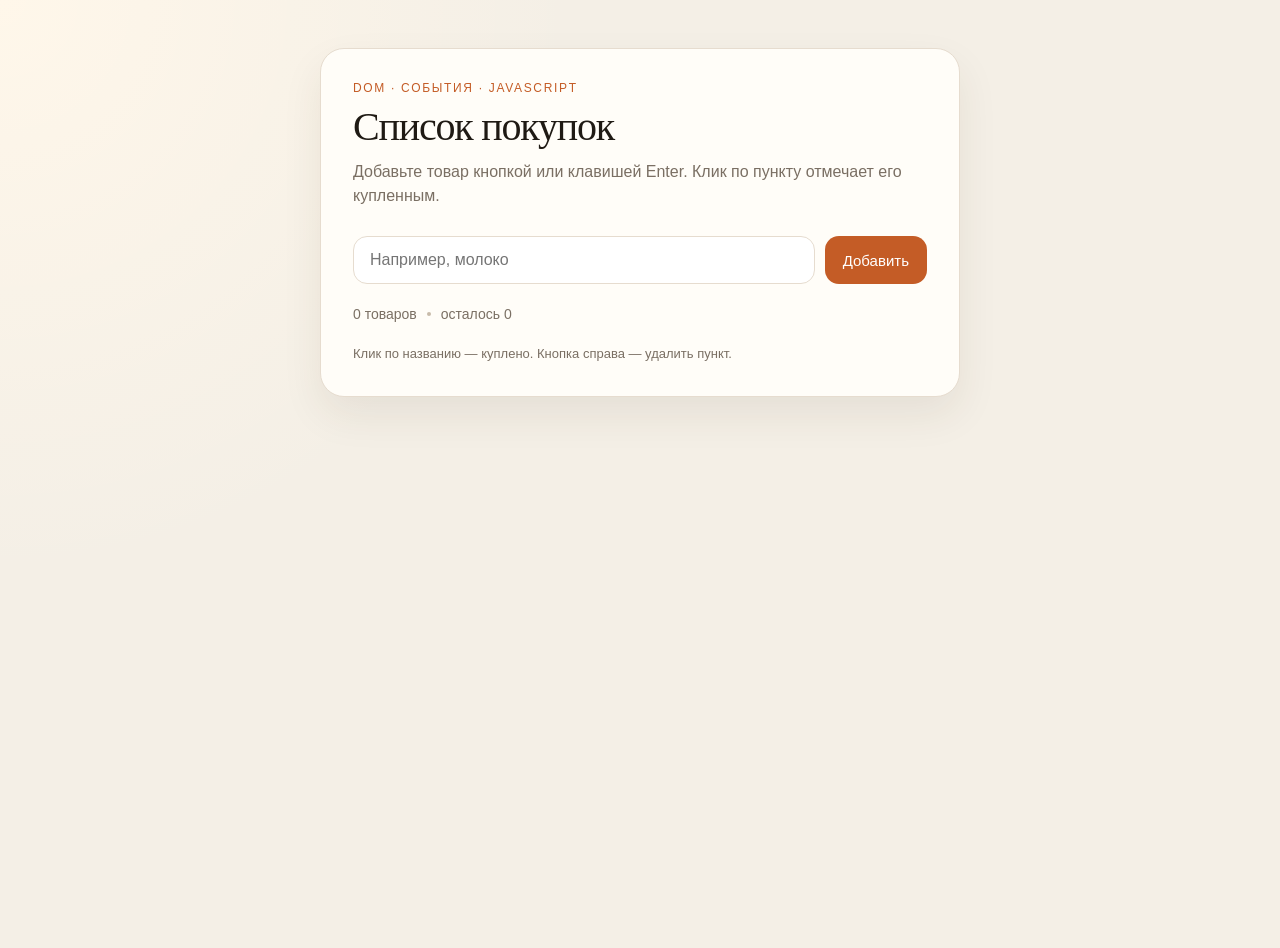
<file: 1.Базовый/index.html>
<!DOCTYPE html>
<html lang="ru">
<head>
  <meta charset="UTF-8">
  <meta name="viewport" content="width=device-width, initial-scale=1.0">
  <title>Список покупок</title>
  <link rel="stylesheet" href="style.css">
</head>
<body>
  <main class="app">
    <header class="header">
      <p class="eyebrow">DOM · события · JavaScript</p>
      <h1>Список покупок</h1>
      <p class="subtitle">Добавьте товар кнопкой или клавишей Enter. Клик по пункту отмечает его купленным.</p>
    </header>

    <form id="add-form" class="add-form" autocomplete="off">
      <label class="sr-only" for="item-input">Новый товар</label>
      <input
        id="item-input"
        type="text"
        placeholder="Например, молоко"
        maxlength="80"
        required
      >
      <button id="add-button" type="submit">Добавить</button>
    </form>

    <section class="stats" aria-live="polite">
      <span id="total-count">0 товаров</span>
      <span class="dot" aria-hidden="true"></span>
      <span id="left-count">осталось 0</span>
    </section>

    <ul id="shopping-list" class="list"></ul>

    <p id="empty-state" class="empty">Список пуст. Добавьте первый товар.</p>

    <footer class="hint">
      Клик по названию — куплено. Кнопка справа — удалить пункт.
    </footer>
  </main>

  <script src="script.js"></script>
</body>
</html>
</file>
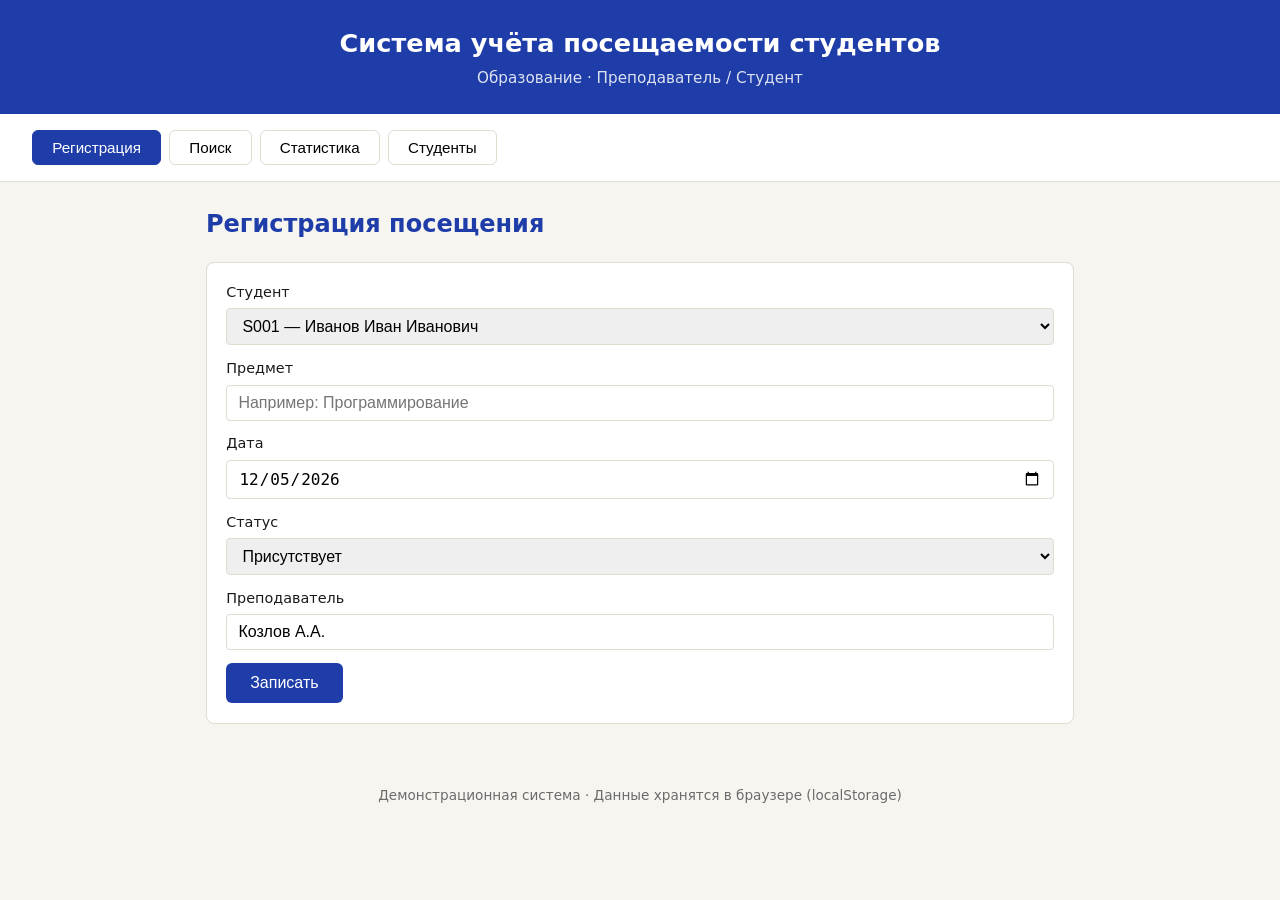
<file: SRO-1/index.html>
<!DOCTYPE html>
<html lang="ru">
<head>
  <meta charset="UTF-8">
  <meta name="viewport" content="width=device-width, initial-scale=1.0">
  <title>Система учёта посещаемости студентов</title>
  <link rel="stylesheet" href="style.css">
</head>
<body>
  <header>
    <h1>Система учёта посещаемости студентов</h1>
    <p>Образование · Преподаватель / Студент</p>
  </header>

  <nav>
    <button class="tab active" data-tab="register">Регистрация</button>
    <button class="tab" data-tab="search">Поиск</button>
    <button class="tab" data-tab="stats">Статистика</button>
    <button class="tab" data-tab="students">Студенты</button>
  </nav>

  <main>
    <!-- Регистрация посещения -->
    <section id="register" class="panel active">
      <h2>Регистрация посещения</h2>
      <form id="attendanceForm">
        <label>Студент
          <select id="studentSelect" required></select>
        </label>
        <label>Предмет
          <input type="text" id="subject" required placeholder="Например: Программирование">
        </label>
        <label>Дата
          <input type="date" id="lessonDate" required>
        </label>
        <label>Статус
          <select id="status" required>
            <option value="присутствует">Присутствует</option>
            <option value="отсутствует">Отсутствует</option>
            <option value="опоздал">Опоздал</option>
          </select>
        </label>
        <label>Преподаватель
          <input type="text" id="teacher" value="Козлов А.А." required>
        </label>
        <button type="submit">Записать</button>
      </form>
      <div id="registerMsg" class="msg"></div>
    </section>

    <!-- Поиск -->
    <section id="search" class="panel">
      <h2>Поиск записей</h2>
      <form id="searchForm">
        <label>ID студента
          <input type="text" id="searchStudent" placeholder="S001 или пусто">
        </label>
        <label>Предмет
          <input type="text" id="searchSubject" placeholder="Часть названия">
        </label>
        <button type="submit">Найти</button>
      </form>
      <div id="searchResults" class="results"></div>
    </section>

    <!-- Статистика -->
    <section id="stats" class="panel">
      <h2>Статистика посещаемости</h2>
      <form id="statsForm">
        <label>ID студента
          <input type="text" id="statsStudent" placeholder="S001 или пусто">
        </label>
        <label>Предмет
          <input type="text" id="statsSubject" placeholder="или пусто">
        </label>
        <button type="submit">Показать</button>
      </form>
      <div id="statsResult" class="results"></div>
    </section>

    <!-- Студенты -->
    <section id="students" class="panel">
      <h2>Студенты</h2>
      <form id="studentForm">
        <label>ID (SXXX)
          <input type="text" id="newId" required placeholder="S005" pattern="S[0-9]{3,}">
        </label>
        <label>ФИО
          <input type="text" id="newName" required minlength="3">
        </label>
        <label>Группа
          <input type="text" id="newGroup" required>
        </label>
        <button type="submit">Добавить студента</button>
      </form>
      <div id="studentMsg" class="msg"></div>
      <div id="studentList" class="results"></div>
    </section>
  </main>

  <footer>
    <p>Демонстрационная система · Данные хранятся в браузере (localStorage)</p>
  </footer>

  <script src="script.js"></script>
</body>
</html>
</file>
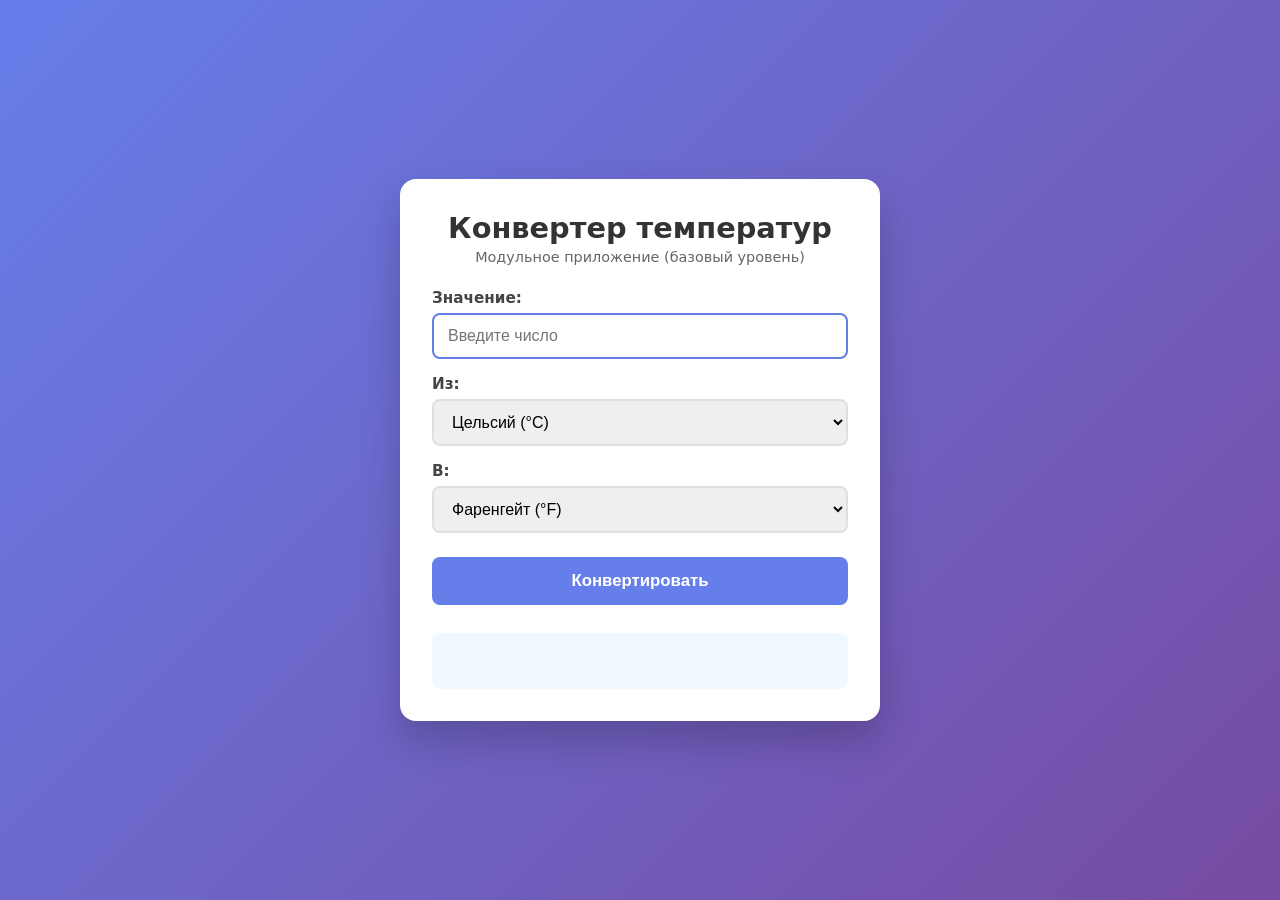
<file: Lab.10/Базовый 1/index.html>
<!DOCTYPE html>
<html lang="ru">
<head>
    <meta charset="UTF-8">
    <meta name="viewport" content="width=device-width, initial-scale=1.0">
    <title>Модульный конвертер температур</title>
    <link rel="stylesheet" href="styles.css">
</head>
<body>
    <div class="container">
        <h1>Конвертер температур</h1>
        <p class="subtitle">Модульное приложение (базовый уровень)</p>

        <div class="converter">
            <div class="input-group">
                <label for="tempInput">Значение:</label>
                <input type="text" id="tempInput" placeholder="Введите число" autocomplete="off">
            </div>

            <div class="input-group">
                <label for="fromUnit">Из:</label>
                <select id="fromUnit">
                    <option value="C">Цельсий (°C)</option>
                    <option value="F">Фаренгейт (°F)</option>
                    <option value="K">Кельвин (K)</option>
                </select>
            </div>

            <div class="input-group">
                <label for="toUnit">В:</label>
                <select id="toUnit">
                    <option value="F">Фаренгейт (°F)</option>
                    <option value="C">Цельсий (°C)</option>
                    <option value="K">Кельвин (K)</option>
                </select>
            </div>

            <button id="convertBtn">Конвертировать</button>

            <div id="result" class="result"></div>
            <div id="error" class="error"></div>
        </div>
    </div>

    <script type="module" src="js/main.js"></script>
</body>
</html>
</file>
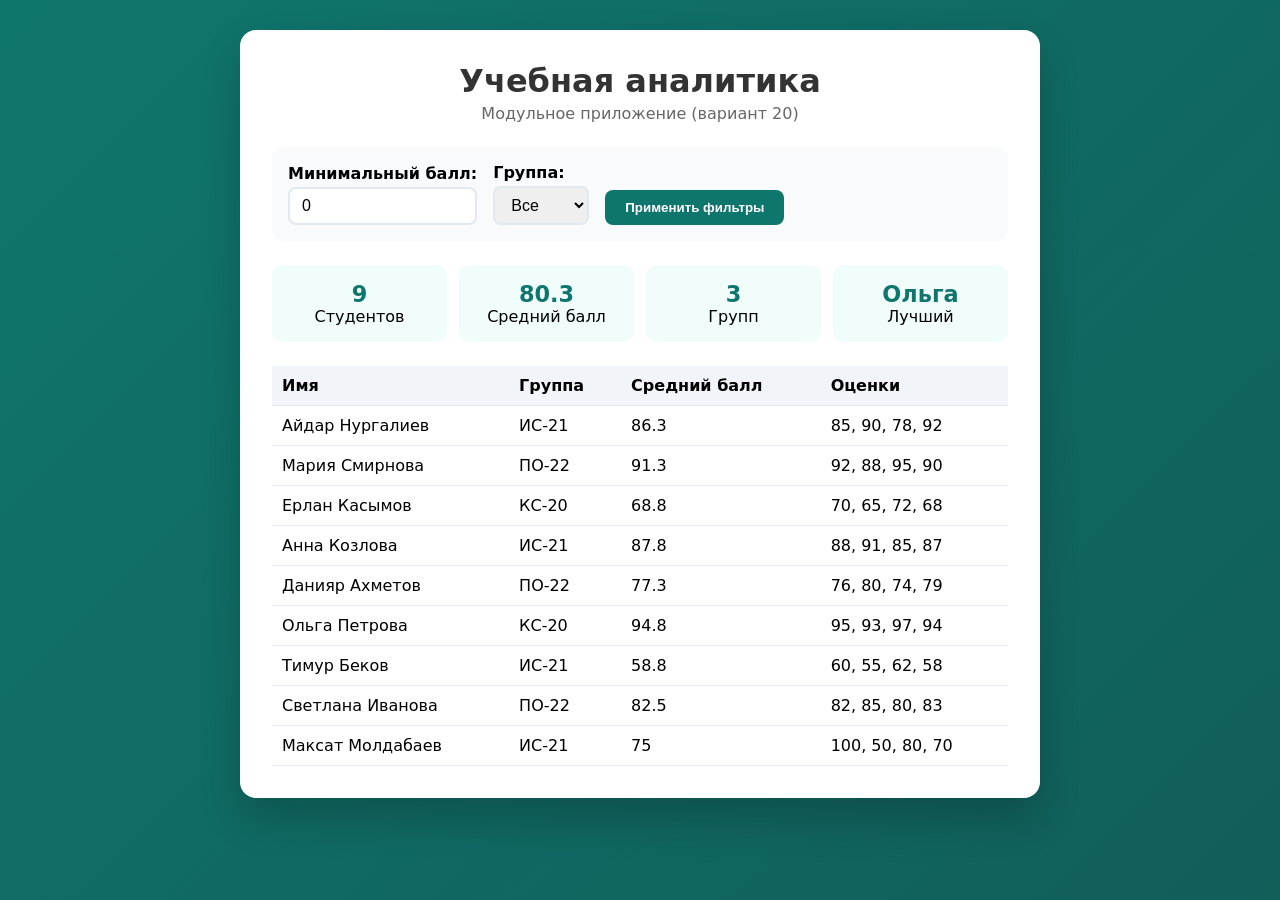
<file: Lab.10/Повышенный 20/index.html>
<!DOCTYPE html>
<html lang="ru">
<head>
    <meta charset="UTF-8">
    <meta name="viewport" content="width=device-width, initial-scale=1.0">
    <title>Учебная аналитика</title>
    <link rel="stylesheet" href="styles.css">
</head>
<body>
    <div class="container">
        <h1>Учебная аналитика</h1>
        <p class="subtitle">Модульное приложение (вариант 20)</p>

        <div class="filters">
            <label>Минимальный балл:
                <input type="number" id="minScore" value="0" min="0" max="100">
            </label>
            <label>Группа:
                <select id="groupFilter">
                    <option value="">Все</option>
                    <option value="ИС-21">ИС-21</option>
                    <option value="ПО-22">ПО-22</option>
                    <option value="КС-20">КС-20</option>
                </select>
            </label>
            <button id="applyBtn">Применить фильтры</button>
        </div>

        <div id="stats" class="stats"></div>
        <div id="table-container"></div>
        <div id="error" class="error"></div>
    </div>

    <script type="module" src="js/ui.js"></script>
</body>
</html>
</file>
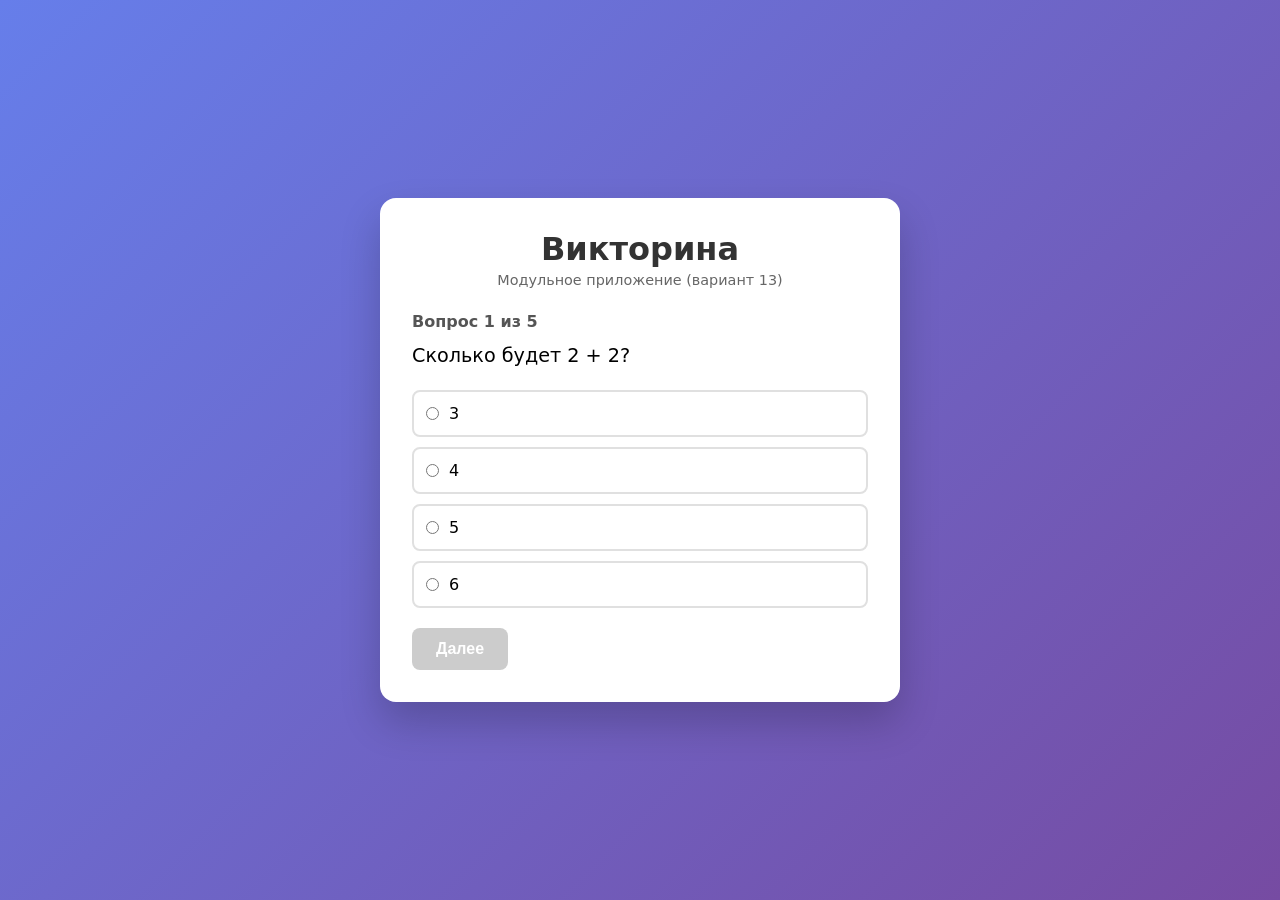
<file: Lab.10/Средний 8/index.html>
<!DOCTYPE html>
<html lang="ru">
<head>
    <meta charset="UTF-8">
    <meta name="viewport" content="width=device-width, initial-scale=1.0">
    <title>Модульная викторина</title>
    <link rel="stylesheet" href="styles.css">
</head>
<body>
    <div class="container">
        <h1>Викторина</h1>
        <p class="subtitle">Модульное приложение (вариант 13)</p>

        <div id="quiz-container">
            <div id="progress" class="progress"></div>
            <div id="question" class="question"></div>
            <div id="answers" class="answers"></div>
            <button id="next-btn" disabled>Далее</button>
        </div>

        <div id="result" class="result hidden"></div>
        <div id="error" class="error"></div>
    </div>

    <script type="module" src="js/ui.js"></script>
</body>
</html>
</file>
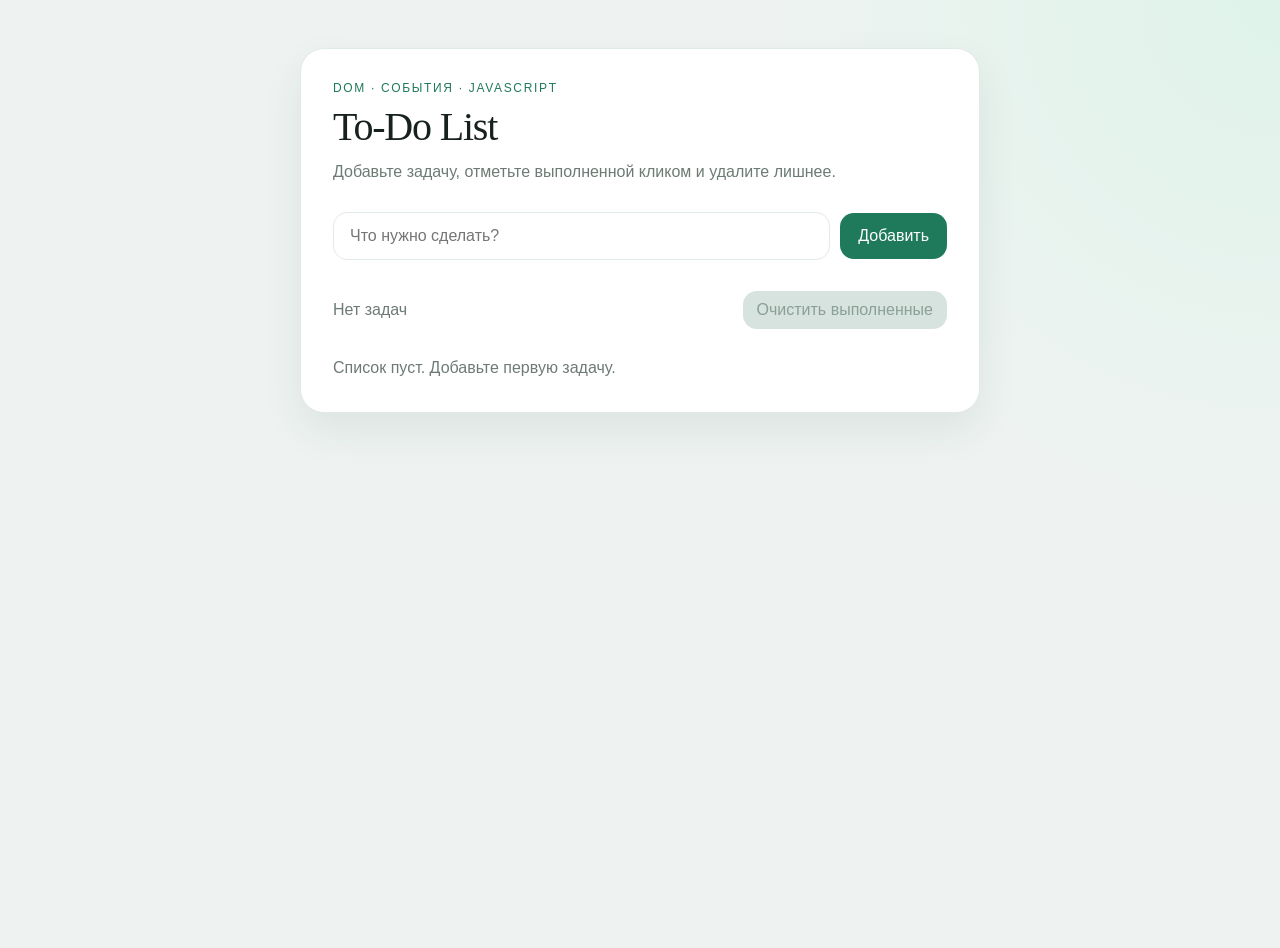
<file: Lab.6/7.Средний/index.html>
<!DOCTYPE html>
<html lang="ru">
<head>
  <meta charset="UTF-8">
  <meta name="viewport" content="width=device-width, initial-scale=1.0">
  <title>To-Do List</title>
  <link rel="stylesheet" href="style.css">
</head>
<body>
  <main class="app">
    <header class="header">
      <p class="eyebrow">DOM · события · JavaScript</p>
      <h1>To-Do List</h1>
      <p class="subtitle">Добавьте задачу, отметьте выполненной кликом и удалите лишнее.</p>
    </header>

    <form id="add-form" class="add-form" autocomplete="off">
      <label class="sr-only" for="task-input">Новая задача</label>
      <input
        id="task-input"
        type="text"
        placeholder="Что нужно сделать?"
        maxlength="100"
        required
      >
      <button id="add-button" type="submit">Добавить</button>
    </form>

    <section class="toolbar">
      <p id="stats" class="stats" aria-live="polite">Нет задач</p>
      <button id="clear-done" type="button" class="ghost" disabled>Очистить выполненные</button>
    </section>

    <ul id="todo-list" class="list"></ul>
    <p id="empty-state" class="empty">Список пуст. Добавьте первую задачу.</p>
  </main>

  <script src="script.js"></script>
</body>
</html>
</file>
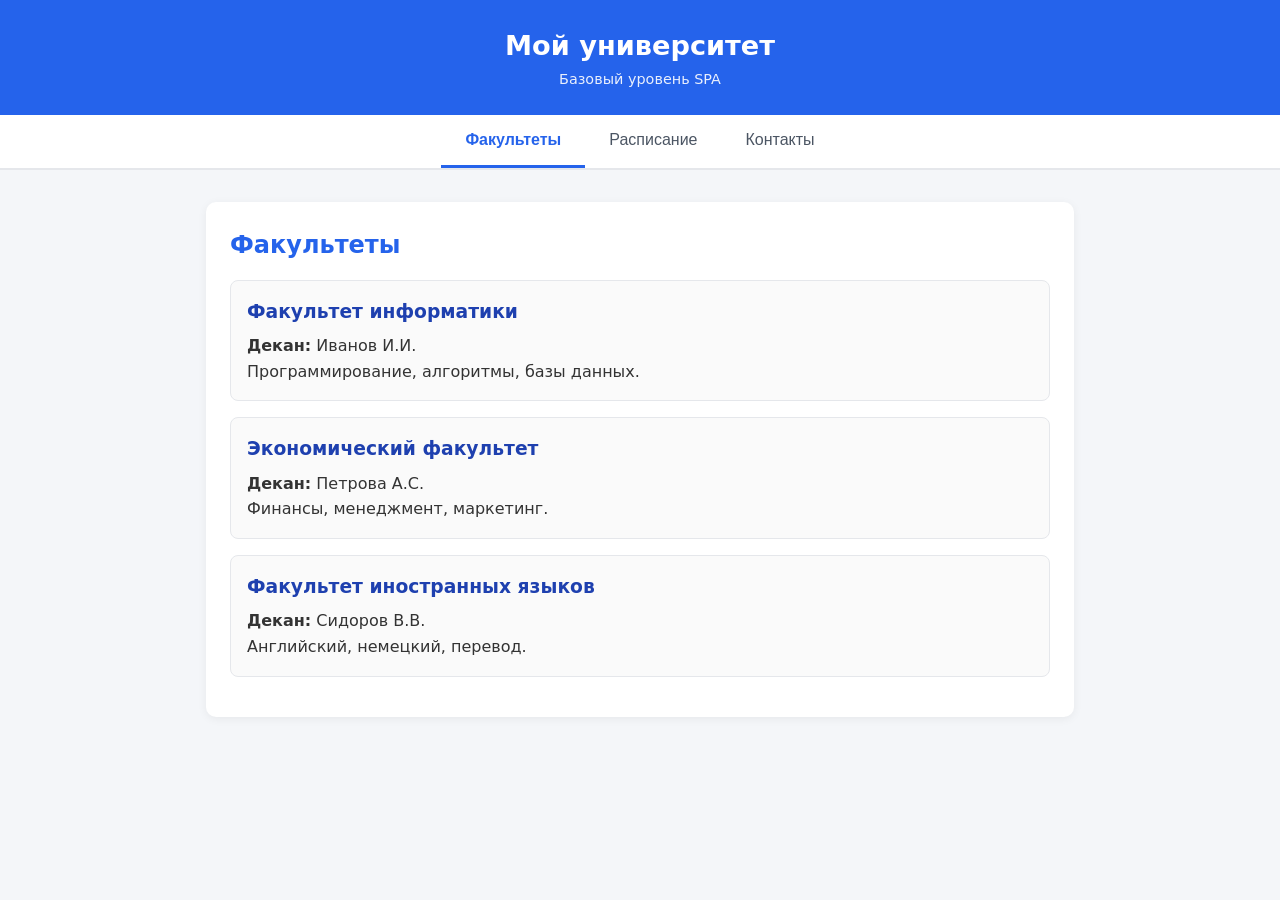
<file: Lab.7/Базовый/index.html>
<!DOCTYPE html>
<html lang="ru">
<head>
  <meta charset="UTF-8">
  <meta name="viewport" content="width=device-width, initial-scale=1.0">
  <title>Мой университет — SPA (базовый)</title>
  <link rel="stylesheet" href="style.css">
</head>
<body>
  <header>
    <h1>Мой университет</h1>
    <p class="subtitle">Базовый уровень SPA</p>
  </header>

  <nav class="tabs" id="tabs">
    <button class="tab active" data-tab="faculties">Факультеты</button>
    <button class="tab" data-tab="schedule">Расписание</button>
    <button class="tab" data-tab="contacts">Контакты</button>
  </nav>

  <main id="content"></main>

  <script src="app.js"></script>
</body>
</html>
</file>
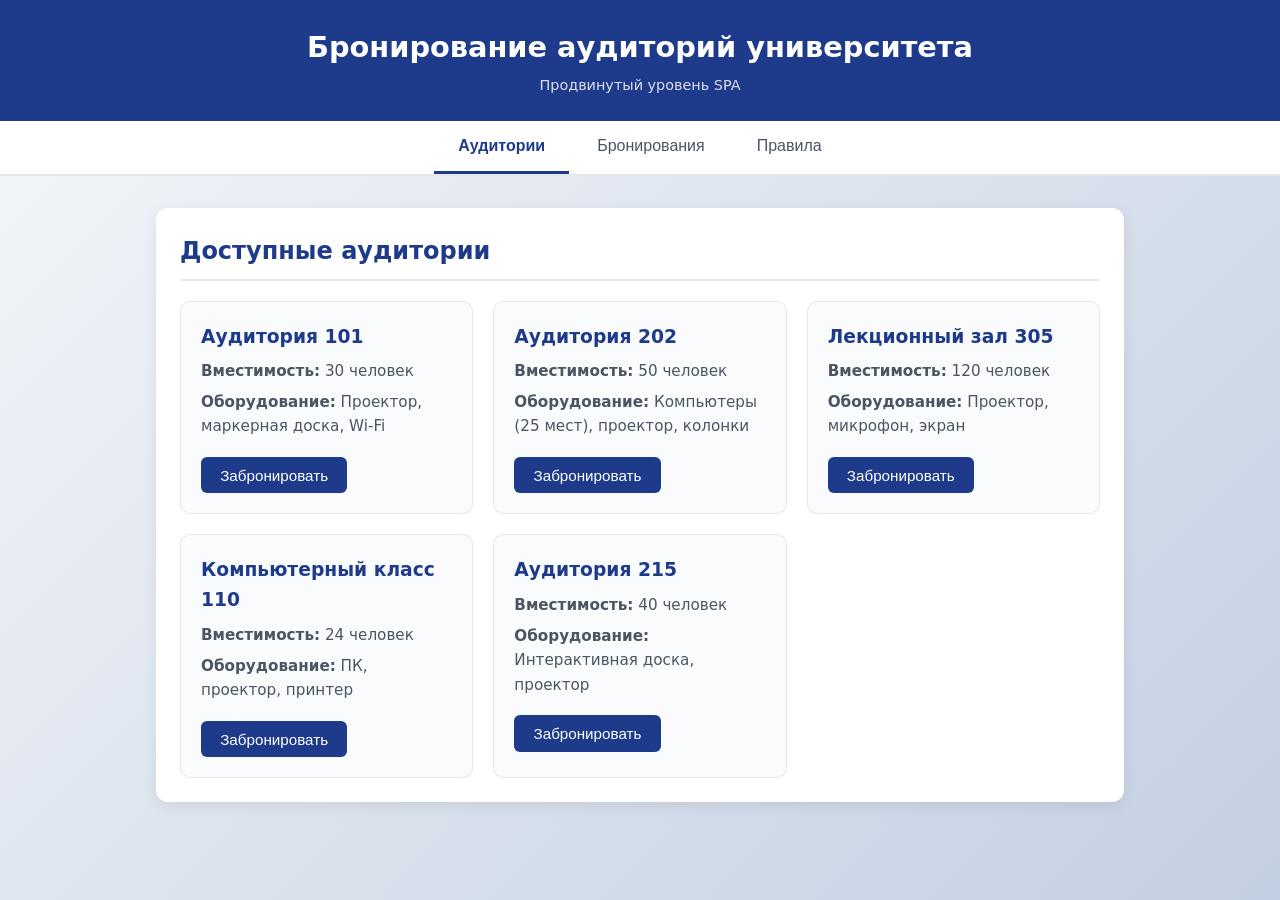
<file: Lab.7/Повышенный/index.html>
<!DOCTYPE html>
<html lang="ru">
<head>
  <meta charset="UTF-8">
  <meta name="viewport" content="width=device-width, initial-scale=1.0">
  <title>Бронирование аудиторий — SPA</title>
  <link rel="stylesheet" href="style.css">
</head>
<body>
  <header>
    <h1>Бронирование аудиторий университета</h1>
    <p class="subtitle">Продвинутый уровень SPA</p>
  </header>

  <nav class="tabs" id="tabs">
    <button class="tab active" data-tab="rooms">Аудитории</button>
    <button class="tab" data-tab="bookings">Бронирования</button>
    <button class="tab" data-tab="rules">Правила</button>
  </nav>

  <main id="content">
    <!-- Контент загружается динамически через JavaScript -->
  </main>

  <!-- Модальное окно для бронирования -->
  <div id="bookingModal" class="modal">
    <div class="modal-content">
      <span class="close">&times;</span>
      <h2>Забронировать аудиторию</h2>
      <form id="bookingForm">
        <input type="hidden" id="roomId">
        <div class="form-group">
          <label>Аудитория:</label>
          <span id="roomNameDisplay"></span>
        </div>
        <div class="form-group">
          <label for="bookDate">Дата:</label>
          <input type="date" id="bookDate" required>
        </div>
        <div class="form-group">
          <label for="startTime">Начало:</label>
          <input type="time" id="startTime" required>
        </div>
        <div class="form-group">
          <label for="endTime">Окончание:</label>
          <input type="time" id="endTime" required>
        </div>
        <div class="form-group">
          <label for="purpose">Цель бронирования:</label>
          <input type="text" id="purpose" placeholder="Лекция, семинар, совещание..." required>
        </div>
        <div class="form-group">
          <label for="bookedBy">Ваше имя:</label>
          <input type="text" id="bookedBy" placeholder="Фамилия И.О." required>
        </div>
        <div id="formError" class="error"></div>
        <button type="submit" class="btn primary">Забронировать</button>
      </form>
    </div>
  </div>

  <script src="app.js"></script>
</body>
</html>
</file>
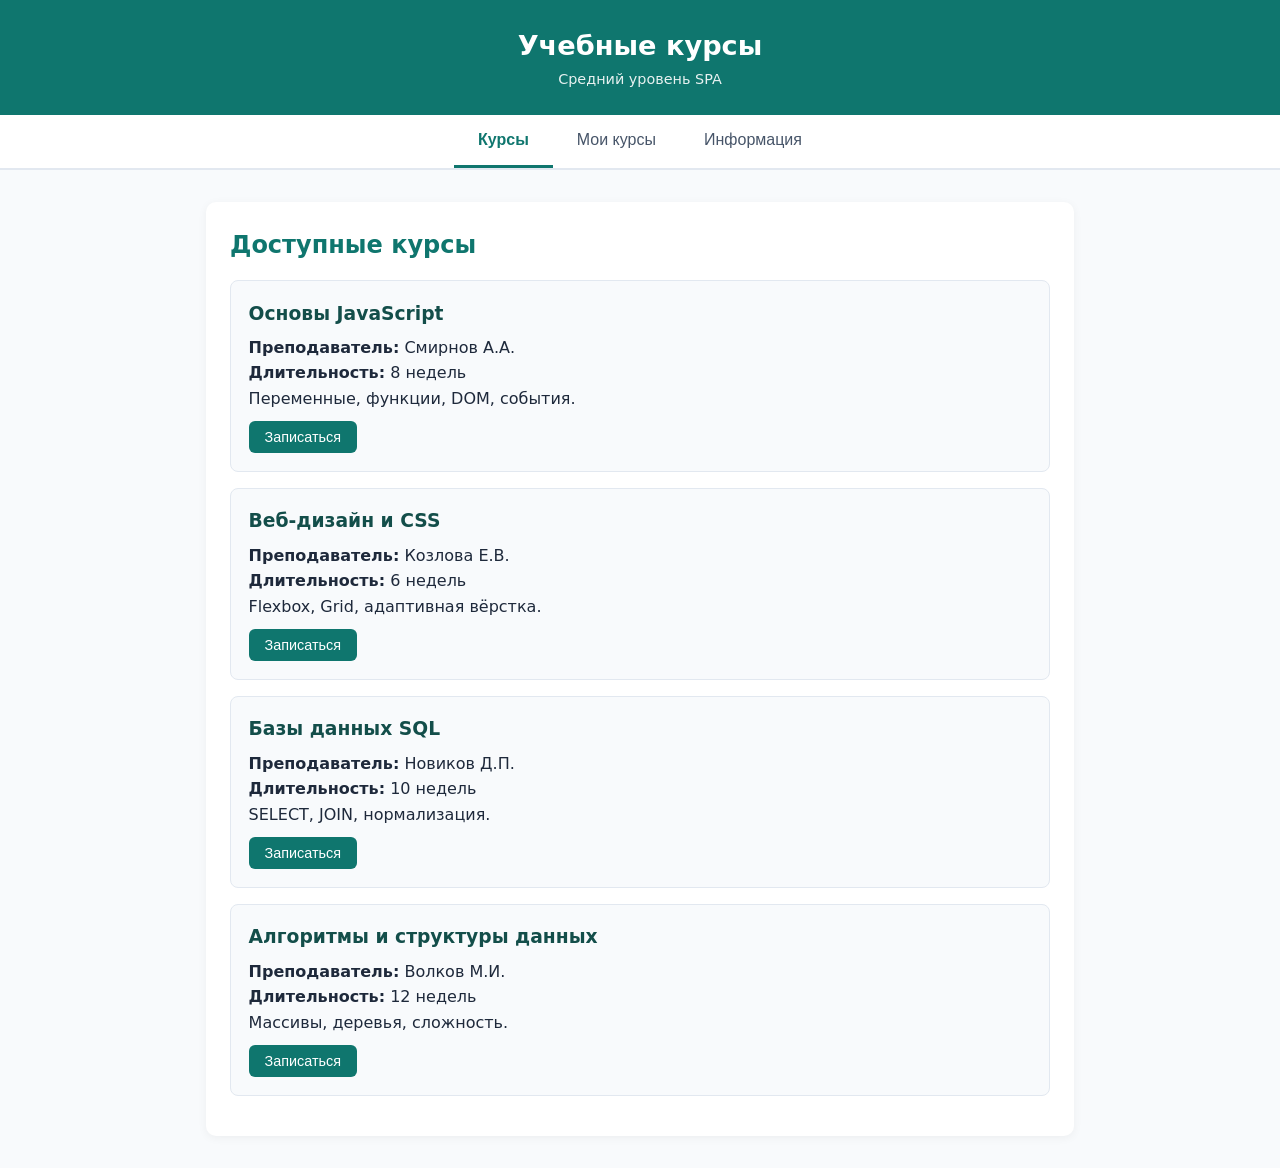
<file: Lab.7/Средний/index.html>
<!DOCTYPE html>
<html lang="ru">
<head>
  <meta charset="UTF-8">
  <meta name="viewport" content="width=device-width, initial-scale=1.0">
  <title>Учебные курсы — SPA (средний)</title>
  <link rel="stylesheet" href="style.css">
</head>
<body>
  <header>
    <h1>Учебные курсы</h1>
    <p class="subtitle">Средний уровень SPA</p>
  </header>

  <nav class="tabs" id="tabs">
    <button class="tab active" data-tab="courses">Курсы</button>
    <button class="tab" data-tab="my-courses">Мои курсы</button>
    <button class="tab" data-tab="info">Информация</button>
  </nav>

  <main id="content"></main>

  <script src="app.js"></script>
</body>
</html>
</file>
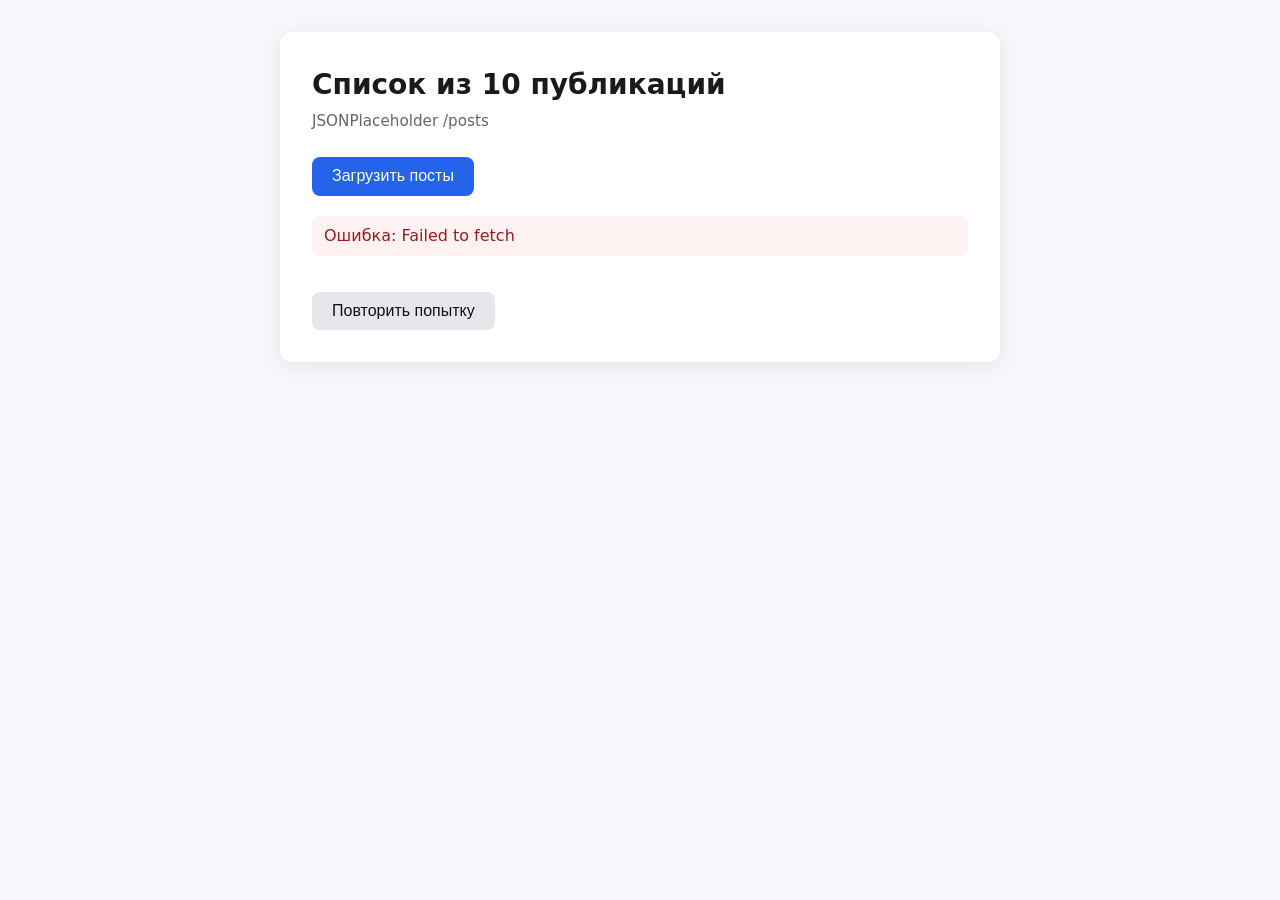
<file: Lab.9/Базовый 1/index.html>
<!DOCTYPE html>
<html lang="ru">
<head>
  <meta charset="UTF-8">
  <meta name="viewport" content="width=device-width, initial-scale=1.0">
  <title>Публикации JSONPlaceholder</title>
  <link rel="stylesheet" href="styles.css">
</head>
<body>
  <div class="container">
    <h1>Список из 10 публикаций</h1>
    <p class="subtitle">JSONPlaceholder /posts</p>

    <button id="loadBtn" class="btn primary">Загрузить посты</button>

    <div id="status" class="status" aria-live="polite"></div>

    <ul id="postsList" class="posts-list"></ul>

    <button id="retryBtn" class="btn secondary hidden">Повторить попытку</button>
  </div>

  <script src="script.js"></script>
</body>
</html>
</file>
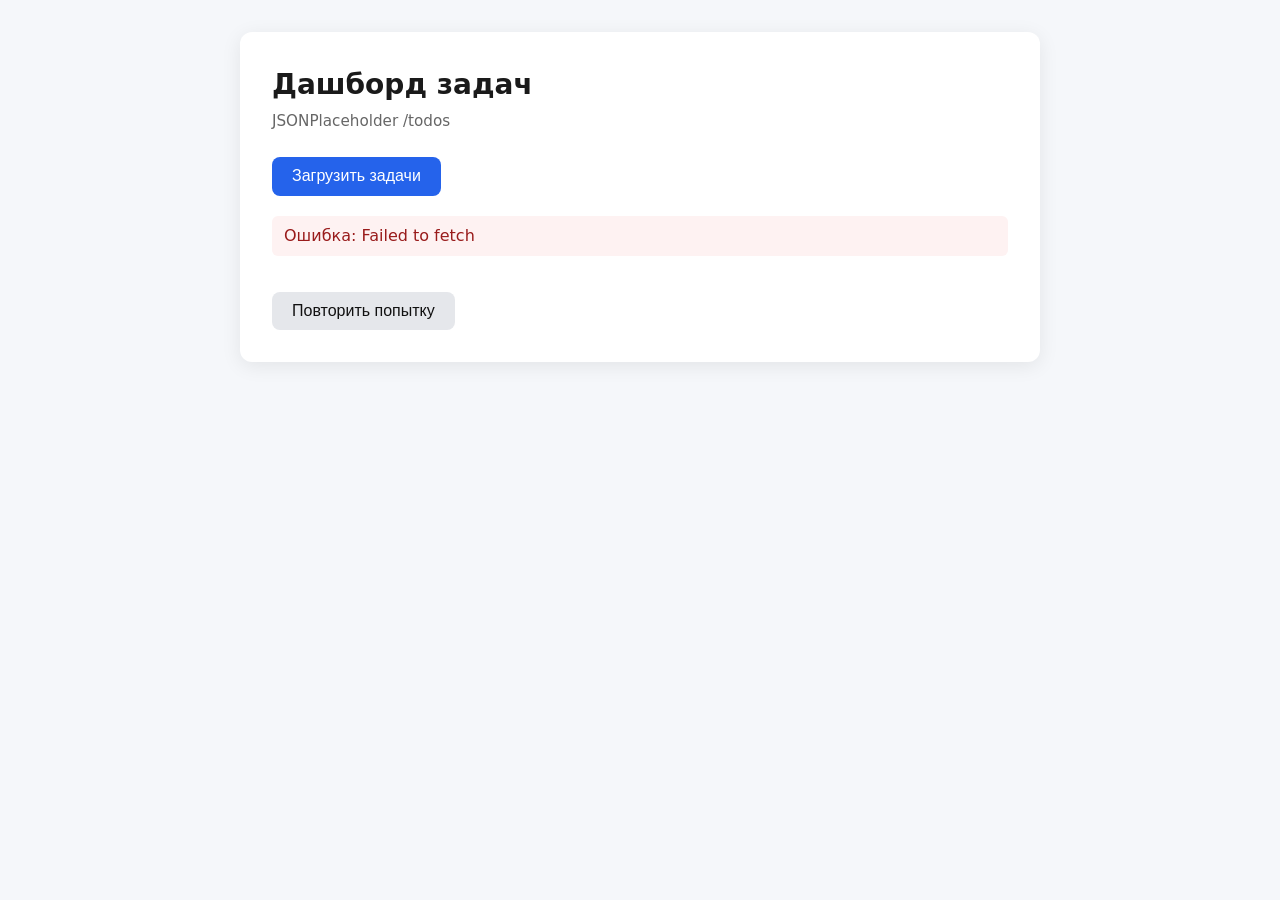
<file: Lab.9/Повышенный 16/index.html>
<!DOCTYPE html>
<html lang="ru">
<head>
  <meta charset="UTF-8">
  <meta name="viewport" content="width=device-width, initial-scale=1.0">
  <title>Дашборд задач</title>
  <link rel="stylesheet" href="styles.css">
</head>
<body>
  <div class="container">
    <h1>Дашборд задач</h1>
    <p class="subtitle">JSONPlaceholder /todos</p>

    <button id="loadBtn" class="btn primary">Загрузить задачи</button>

    <div id="status" class="status" aria-live="polite"></div>

    <div id="dashboard" class="dashboard hidden">
      <div class="stats">
        <div class="stat-card completed">
          <span class="stat-label">Выполнено</span>
          <span id="completedCount" class="stat-value">0</span>
        </div>
        <div class="stat-card pending">
          <span class="stat-label">Не выполнено</span>
          <span id="pendingCount" class="stat-value">0</span>
        </div>
        <div class="stat-card total">
          <span class="stat-label">Всего</span>
          <span id="totalCount" class="stat-value">0</span>
        </div>
      </div>

      <div class="filter-container">
        <label for="userFilter">Фильтр по userId:</label>
        <select id="userFilter" class="user-filter">
          <option value="">Все пользователи</option>
        </select>
      </div>

      <ul id="todosList" class="todos-list"></ul>
    </div>

    <button id="retryBtn" class="btn secondary hidden">Повторить попытку</button>
  </div>

  <script src="script.js"></script>
</body>
</html>
</file>
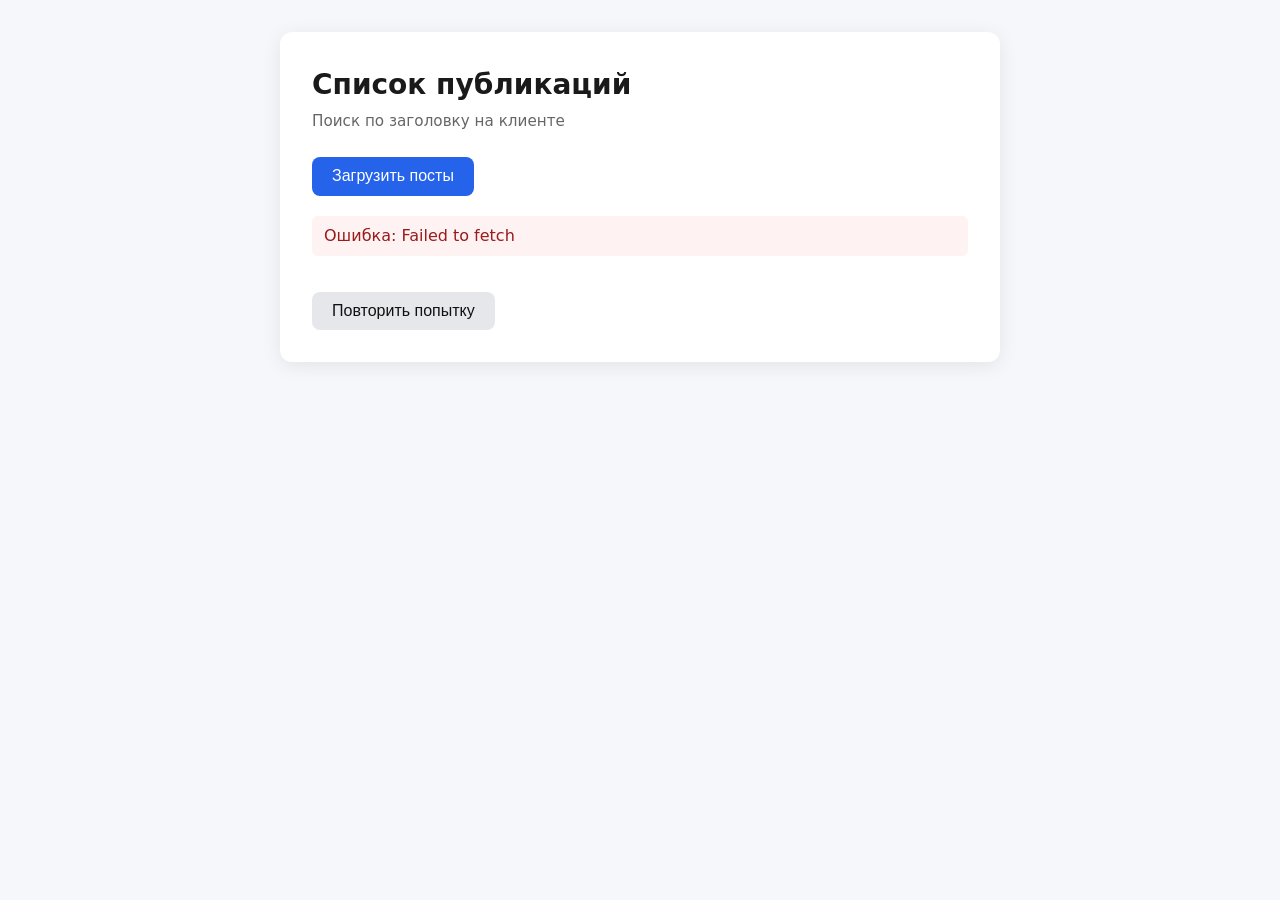
<file: Lab.9/Средний 8/index.html>
<!DOCTYPE html>
<html lang="ru">
<head>
  <meta charset="UTF-8">
  <meta name="viewport" content="width=device-width, initial-scale=1.0">
  <title>Публикации с поиском</title>
  <link rel="stylesheet" href="styles.css">
</head>
<body>
  <div class="container">
    <h1>Список публикаций</h1>
    <p class="subtitle">Поиск по заголовку на клиенте</p>

    <button id="loadBtn" class="btn primary">Загрузить посты</button>

    <div id="status" class="status" aria-live="polite"></div>

    <div id="searchContainer" class="search-container hidden">
      <input 
        type="text" 
        id="searchInput" 
        class="search-input" 
        placeholder="Поиск по заголовку..."
        autocomplete="off"
      >
    </div>

    <ul id="postsList" class="posts-list"></ul>

    <button id="retryBtn" class="btn secondary hidden">Повторить попытку</button>
  </div>

  <script src="script.js"></script>
</body>
</html>
</file>
<file: 1.Базовый/style.css>
:root {
  --bg: #f4efe6;
  --card: #fffdf8;
  --ink: #1f1a14;
  --muted: #7a6f63;
  --line: #e6dccf;
  --accent: #c45c26;
  --accent-dark: #9a4318;
  --done: #2f6b4f;
  --shadow: 0 18px 40px rgba(70, 46, 20, 0.08);
}

* {
  box-sizing: border-box;
}

body {
  margin: 0;
  min-height: 100vh;
  font-family: Georgia, "Times New Roman", serif;
  color: var(--ink);
  background:
    radial-gradient(circle at top left, #fff7ea 0, transparent 36%),
    var(--bg);
}

.app {
  width: min(640px, calc(100% - 32px));
  margin: 48px auto;
  padding: 32px;
  background: var(--card);
  border: 1px solid var(--line);
  border-radius: 24px;
  box-shadow: var(--shadow);
}

.eyebrow {
  margin: 0 0 8px;
  color: var(--accent);
  font-family: "Segoe UI", sans-serif;
  font-size: 12px;
  letter-spacing: 0.14em;
  text-transform: uppercase;
}

h1 {
  margin: 0;
  font-size: 40px;
  font-weight: 500;
  letter-spacing: -0.03em;
}

.subtitle,
.hint,
.empty {
  color: var(--muted);
  font-family: "Segoe UI", sans-serif;
  line-height: 1.5;
}

.subtitle {
  margin: 10px 0 0;
}

.add-form {
  display: flex;
  gap: 10px;
  margin-top: 28px;
}

input,
button {
  font: inherit;
}

input {
  flex: 1;
  min-width: 0;
  padding: 14px 16px;
  border: 1px solid var(--line);
  border-radius: 14px;
  background: #fff;
  color: var(--ink);
  font-family: "Segoe UI", sans-serif;
  font-size: 16px;
}

input:focus {
  outline: 2px solid rgba(196, 92, 38, 0.35);
  border-color: var(--accent);
}

button {
  border: 0;
  border-radius: 14px;
  background: var(--accent);
  color: #fff;
  padding: 14px 18px;
  font-family: "Segoe UI", sans-serif;
  font-size: 15px;
  cursor: pointer;
}

button:hover {
  background: var(--accent-dark);
}

.stats {
  display: flex;
  gap: 10px;
  align-items: center;
  margin: 22px 0 12px;
  color: var(--muted);
  font-family: "Segoe UI", sans-serif;
  font-size: 14px;
}

.dot {
  width: 4px;
  height: 4px;
  border-radius: 50%;
  background: #c8bbaa;
}

.list {
  list-style: none;
  margin: 0;
  padding: 0;
}

.item {
  display: flex;
  align-items: center;
  gap: 12px;
  padding: 14px 4px;
  border-bottom: 1px solid var(--line);
}

.item-name {
  flex: 1;
  margin: 0;
  cursor: pointer;
  font-size: 20px;
}

.item.done .item-name {
  color: var(--done);
  text-decoration: line-through;
  text-decoration-thickness: 2px;
}

.check {
  width: 22px;
  height: 22px;
  border: 1.5px solid #c8bbaa;
  border-radius: 50%;
  flex: 0 0 auto;
  cursor: pointer;
}

.item.done .check {
  background: var(--done);
  border-color: var(--done);
  box-shadow: inset 0 0 0 4px #fff;
}

.delete {
  width: 36px;
  height: 36px;
  padding: 0;
  border-radius: 10px;
  background: #f6efe6;
  color: var(--muted);
  font-size: 18px;
}

.delete:hover {
  background: #f3d7cb;
  color: var(--accent-dark);
}

.empty {
  margin: 18px 0 0;
}

.empty.hidden,
.list:empty + .empty {
  display: none;
}

.hint {
  margin: 22px 0 0;
  font-size: 13px;
}

.sr-only {
  position: absolute;
  width: 1px;
  height: 1px;
  overflow: hidden;
  clip: rect(0 0 0 0);
}

@media (max-width: 560px) {
  .app {
    margin: 16px auto;
    padding: 22px;
  }

  h1 {
    font-size: 32px;
  }

  .add-form {
    flex-direction: column;
  }
}
</file>
<file: SRO-1/style.css>
:root {
  --bg: #f7f5f0;
  --ink: #1a1a1a;
  --navy: #1f3da8;
  --muted: #6b6b6b;
  --card: #ffffff;
  --border: #e0dcd0;
  --success: #2e7d32;
  --error: #c62828;
}

* { box-sizing: border-box; }

body {
  margin: 0;
  font-family: system-ui, -apple-system, "Segoe UI", Roboto, sans-serif;
  background: var(--bg);
  color: var(--ink);
  line-height: 1.5;
}

header {
  background: var(--navy);
  color: white;
  padding: 1.5rem 2rem;
  text-align: center;
}

header h1 { margin: 0 0 0.3rem; font-size: 1.6rem; }
header p { margin: 0; opacity: 0.85; font-size: 0.95rem; }

nav {
  display: flex;
  gap: 0.5rem;
  padding: 1rem 2rem;
  background: white;
  border-bottom: 1px solid var(--border);
  flex-wrap: wrap;
}

.tab {
  padding: 0.5rem 1.2rem;
  border: 1px solid var(--border);
  background: white;
  border-radius: 6px;
  cursor: pointer;
  font-size: 0.95rem;
}

.tab.active {
  background: var(--navy);
  color: white;
  border-color: var(--navy);
}

main {
  max-width: 900px;
  margin: 1.5rem auto;
  padding: 0 1rem;
}

.panel { display: none; }
.panel.active { display: block; }

h2 { margin-top: 0; color: var(--navy); }

form {
  display: grid;
  gap: 0.8rem;
  background: var(--card);
  padding: 1.2rem;
  border-radius: 8px;
  border: 1px solid var(--border);
  margin-bottom: 1rem;
}

label {
  display: flex;
  flex-direction: column;
  font-size: 0.9rem;
  font-weight: 500;
  gap: 0.3rem;
}

input, select {
  padding: 0.5rem 0.7rem;
  border: 1px solid var(--border);
  border-radius: 4px;
  font-size: 1rem;
}

button[type="submit"] {
  background: var(--navy);
  color: white;
  border: none;
  padding: 0.7rem 1.5rem;
  border-radius: 6px;
  cursor: pointer;
  font-size: 1rem;
  justify-self: start;
}

button[type="submit"]:hover { opacity: 0.9; }

.msg {
  padding: 0.7rem 1rem;
  border-radius: 6px;
  margin: 0.5rem 0;
  display: none;
}

.msg.success { background: #e8f5e9; color: var(--success); display: block; }
.msg.error { background: #ffebee; color: var(--error); display: block; }

.results {
  background: var(--card);
  border: 1px solid var(--border);
  border-radius: 8px;
  padding: 1rem;
  min-height: 100px;
}

.results table {
  width: 100%;
  border-collapse: collapse;
}

.results th, .results td {
  text-align: left;
  padding: 0.5rem;
  border-bottom: 1px solid var(--border);
  font-size: 0.9rem;
}

.results th { color: var(--muted); font-weight: 600; }

.stats-box {
  display: grid;
  grid-template-columns: repeat(auto-fit, minmax(140px, 1fr));
  gap: 1rem;
  margin-top: 1rem;
}

.stat {
  background: #f0f4ff;
  padding: 1rem;
  border-radius: 6px;
  text-align: center;
}

.stat .num { font-size: 1.8rem; font-weight: bold; color: var(--navy); }
.stat .label { font-size: 0.85rem; color: var(--muted); }

footer {
  text-align: center;
  padding: 1.5rem;
  color: var(--muted);
  font-size: 0.85rem;
}
</file>
<file: Lab.10/Базовый 1/styles.css>
* {
    box-sizing: border-box;
    margin: 0;
    padding: 0;
}

body {
    font-family: system-ui, -apple-system, BlinkMacSystemFont, "Segoe UI", Roboto, sans-serif;
    background: linear-gradient(135deg, #667eea 0%, #764ba2 100%);
    min-height: 100vh;
    display: flex;
    align-items: center;
    justify-content: center;
    padding: 20px;
}

.container {
    background: white;
    border-radius: 16px;
    padding: 32px;
    max-width: 480px;
    width: 100%;
    box-shadow: 0 20px 40px rgba(0, 0, 0, 0.2);
}

h1 {
    text-align: center;
    color: #333;
    margin-bottom: 4px;
    font-size: 1.8rem;
}

.subtitle {
    text-align: center;
    color: #666;
    margin-bottom: 24px;
    font-size: 0.9rem;
}

.converter {
    display: flex;
    flex-direction: column;
    gap: 16px;
}

.input-group {
    display: flex;
    flex-direction: column;
    gap: 6px;
}

label {
    font-weight: 600;
    color: #444;
    font-size: 0.95rem;
}

input, select {
    padding: 12px 14px;
    border: 2px solid #e0e0e0;
    border-radius: 8px;
    font-size: 1rem;
    transition: border-color 0.2s;
}

input:focus, select:focus {
    outline: none;
    border-color: #667eea;
}

button {
    background: #667eea;
    color: white;
    border: none;
    padding: 14px;
    border-radius: 8px;
    font-size: 1.05rem;
    font-weight: 600;
    cursor: pointer;
    transition: background 0.2s, transform 0.1s;
    margin-top: 8px;
}

button:hover {
    background: #5a6fd8;
}

button:active {
    transform: scale(0.98);
}

.result {
    margin-top: 12px;
    padding: 16px;
    background: #f0f9ff;
    border-radius: 8px;
    text-align: center;
    font-size: 1.25rem;
    font-weight: 600;
    color: #0369a1;
    min-height: 56px;
    display: flex;
    align-items: center;
    justify-content: center;
}

.error {
    margin-top: 8px;
    padding: 12px;
    background: #fef2f2;
    border-radius: 8px;
    color: #b91c1c;
    font-weight: 500;
    text-align: center;
    display: none;
}
</file>
<file: Lab.10/Повышенный 20/styles.css>
* { box-sizing: border-box; margin: 0; padding: 0; }

body {
    font-family: system-ui, -apple-system, BlinkMacSystemFont, "Segoe UI", Roboto, sans-serif;
    background: linear-gradient(135deg, #0f766e 0%, #115e59 100%);
    min-height: 100vh;
    padding: 30px 20px;
}

.container {
    background: white;
    border-radius: 16px;
    padding: 32px;
    max-width: 800px;
    margin: 0 auto;
    box-shadow: 0 20px 40px rgba(0,0,0,0.2);
}

h1 { text-align: center; color: #333; margin-bottom: 4px; }
.subtitle { text-align: center; color: #666; margin-bottom: 24px; }

.filters {
    display: flex; flex-wrap: wrap; gap: 16px; align-items: end;
    margin-bottom: 24px; padding: 16px; background: #f8fafc; border-radius: 12px;
}

.filters label { display: flex; flex-direction: column; gap: 4px; font-weight: 600; }
.filters input, .filters select {
    padding: 8px 12px; border: 2px solid #e2e8f0; border-radius: 8px; font-size: 1rem;
}
.filters button {
    background: #0f766e; color: white; border: none; padding: 10px 20px;
    border-radius: 8px; font-weight: 600; cursor: pointer;
}
.filters button:hover { background: #0d5e57; }

.stats {
    display: grid; grid-template-columns: repeat(auto-fit, minmax(160px, 1fr));
    gap: 12px; margin-bottom: 24px;
}
.stat-card {
    background: #f0fdfa; padding: 16px; border-radius: 10px; text-align: center;
}
.stat-card strong { display: block; font-size: 1.4rem; color: #0f766e; }

table { width: 100%; border-collapse: collapse; }
th, td { padding: 10px; text-align: left; border-bottom: 1px solid #e2e8f0; }
th { background: #f1f5f9; font-weight: 600; }
tr:hover { background: #f8fafc; }

.error { color: #b91c1c; text-align: center; margin-top: 12px; font-weight: 500; }
</file>
<file: Lab.10/Средний 8/styles.css>
* { box-sizing: border-box; margin: 0; padding: 0; }

body {
    font-family: system-ui, -apple-system, BlinkMacSystemFont, "Segoe UI", Roboto, sans-serif;
    background: linear-gradient(135deg, #667eea 0%, #764ba2 100%);
    min-height: 100vh;
    display: flex;
    align-items: center;
    justify-content: center;
    padding: 20px;
}

.container {
    background: white;
    border-radius: 16px;
    padding: 32px;
    max-width: 520px;
    width: 100%;
    box-shadow: 0 20px 40px rgba(0,0,0,0.2);
}

h1 { text-align: center; color: #333; margin-bottom: 4px; }
.subtitle { text-align: center; color: #666; margin-bottom: 24px; font-size: 0.9rem; }

.progress { font-weight: 600; color: #555; margin-bottom: 12px; }
.question { font-size: 1.2rem; margin-bottom: 20px; line-height: 1.4; }

.answers { display: flex; flex-direction: column; gap: 10px; margin-bottom: 20px; }
.answers label {
    display: flex; align-items: center; gap: 10px;
    padding: 12px; border: 2px solid #e0e0e0; border-radius: 8px; cursor: pointer;
}
.answers label:hover { border-color: #667eea; }
.answers input { accent-color: #667eea; }

button {
    background: #667eea; color: white; border: none; padding: 12px 24px;
    border-radius: 8px; font-size: 1rem; font-weight: 600; cursor: pointer;
}
button:disabled { background: #ccc; cursor: not-allowed; }
button:hover:not(:disabled) { background: #5a6fd8; }

.result { text-align: center; font-size: 1.3rem; font-weight: 600; color: #0369a1; padding: 20px; }
.hidden { display: none; }
.error { color: #b91c1c; text-align: center; margin-top: 10px; font-weight: 500; }
</file>
<file: Lab.6/7.Средний/style.css>
:root {
  --bg: #eef3f1;
  --card: #ffffff;
  --ink: #17211d;
  --muted: #6d7b74;
  --line: #e2eae6;
  --accent: #1f7a5c;
  --accent-dark: #155942;
  --done: #8a978f;
  --danger: #b4453a;
  --shadow: 0 18px 40px rgba(23, 50, 40, 0.08);
}

* {
  box-sizing: border-box;
}

body {
  margin: 0;
  min-height: 100vh;
  font-family: "Segoe UI", sans-serif;
  color: var(--ink);
  background:
    radial-gradient(circle at top right, #dff3ea 0, transparent 32%),
    var(--bg);
}

.app {
  width: min(680px, calc(100% - 32px));
  margin: 48px auto;
  padding: 32px;
  background: var(--card);
  border: 1px solid var(--line);
  border-radius: 24px;
  box-shadow: var(--shadow);
}

.eyebrow {
  margin: 0 0 8px;
  color: var(--accent);
  font-size: 12px;
  letter-spacing: 0.14em;
  text-transform: uppercase;
}

h1 {
  margin: 0;
  font-family: Georgia, "Times New Roman", serif;
  font-size: 40px;
  font-weight: 500;
  letter-spacing: -0.03em;
}

.subtitle,
.empty,
.stats {
  color: var(--muted);
  line-height: 1.5;
}

.subtitle {
  margin: 10px 0 0;
}

.add-form,
.toolbar {
  display: flex;
  gap: 10px;
  align-items: center;
}

.add-form {
  margin-top: 28px;
}

.toolbar {
  justify-content: space-between;
  margin: 22px 0 8px;
}

input,
button {
  font: inherit;
}

input {
  flex: 1;
  min-width: 0;
  padding: 14px 16px;
  border: 1px solid var(--line);
  border-radius: 14px;
  color: var(--ink);
  font-size: 16px;
}

input:focus {
  outline: 2px solid rgba(31, 122, 92, 0.28);
  border-color: var(--accent);
}

button {
  border: 0;
  border-radius: 14px;
  background: var(--accent);
  color: #fff;
  padding: 14px 18px;
  cursor: pointer;
}

button:hover {
  background: var(--accent-dark);
}

button:disabled {
  background: #d7e3de;
  color: #8aa096;
  cursor: not-allowed;
}

.ghost {
  background: #f3f7f5;
  color: var(--ink);
  padding: 10px 14px;
}

.ghost:hover:not(:disabled) {
  background: #e5f3ec;
}

.list {
  list-style: none;
  margin: 0;
  padding: 0;
}

.task {
  display: flex;
  align-items: center;
  gap: 12px;
  padding: 14px 2px;
  border-bottom: 1px solid var(--line);
}

.task-text {
  flex: 1;
  margin: 0;
  cursor: pointer;
  font-size: 18px;
}

.task.done .task-text {
  color: var(--done);
  text-decoration: line-through;
  text-decoration-thickness: 2px;
}

.check {
  width: 22px;
  height: 22px;
  border: 1.5px solid #b7c6bf;
  border-radius: 7px;
  flex: 0 0 auto;
  cursor: pointer;
}

.task.done .check {
  background: var(--accent);
  border-color: var(--accent);
  box-shadow: inset 0 0 0 4px #fff;
}

.delete {
  width: 36px;
  height: 36px;
  padding: 0;
  border-radius: 10px;
  background: #f6f1ef;
  color: var(--danger);
  font-size: 18px;
}

.delete:hover {
  background: #f3ddd9;
}

.empty {
  margin: 18px 0 0;
}

.empty.hidden {
  display: none;
}

.sr-only {
  position: absolute;
  width: 1px;
  height: 1px;
  overflow: hidden;
  clip: rect(0 0 0 0);
}

@media (max-width: 560px) {
  .app {
    margin: 16px auto;
    padding: 22px;
  }

  h1 {
    font-size: 32px;
  }

  .add-form,
  .toolbar {
    flex-direction: column;
    align-items: stretch;
  }
}
</file>
<file: Lab.7/Базовый/style.css>
* { box-sizing: border-box; margin: 0; padding: 0; }

body {
  font-family: system-ui, -apple-system, BlinkMacSystemFont, 'Segoe UI', Roboto, sans-serif;
  background: #f4f6f9;
  color: #333;
  line-height: 1.6;
}

header {
  background: #2563eb;
  color: white;
  padding: 1.5rem 1rem;
  text-align: center;
}

header h1 { font-size: 1.7rem; }
.subtitle { opacity: 0.9; font-size: 0.9rem; }

.tabs {
  display: flex;
  justify-content: center;
  background: white;
  border-bottom: 2px solid #e5e7eb;
  flex-wrap: wrap;
}

.tab {
  background: none;
  border: none;
  padding: 1rem 1.5rem;
  font-size: 1rem;
  cursor: pointer;
  color: #4b5563;
  border-bottom: 3px solid transparent;
}

.tab:hover { background: #f9fafb; }
.tab.active {
  color: #2563eb;
  border-bottom-color: #2563eb;
  font-weight: 600;
}

main {
  max-width: 900px;
  margin: 2rem auto;
  padding: 0 1rem;
}

.section {
  background: white;
  border-radius: 10px;
  padding: 1.5rem;
  box-shadow: 0 2px 10px rgba(0,0,0,0.06);
}

.section h2 {
  margin-bottom: 1rem;
  color: #2563eb;
}

.card {
  border: 1px solid #e5e7eb;
  border-radius: 8px;
  padding: 1rem;
  margin-bottom: 1rem;
  background: #fafafa;
}

.card h3 { margin-bottom: 0.4rem; color: #1e40af; }

.schedule-item {
  padding: 0.6rem 0;
  border-bottom: 1px solid #eee;
}

@media (max-width: 600px) {
  .tab { padding: 0.75rem 1rem; font-size: 0.95rem; }
}
</file>
<file: Lab.7/Повышенный/style.css>
* {
  box-sizing: border-box;
  margin: 0;
  padding: 0;
}

body {
  font-family: system-ui, -apple-system, BlinkMacSystemFont, 'Segoe UI', Roboto, Oxygen, Ubuntu, sans-serif;
  background: linear-gradient(135deg, #f5f7fa 0%, #c3cfe2 100%);
  color: #333;
  line-height: 1.6;
  min-height: 100vh;
}

header {
  background: #1e3a8a;
  color: white;
  padding: 1.5rem 1rem;
  text-align: center;
  box-shadow: 0 2px 10px rgba(0,0,0,0.1);
}

header h1 {
  font-size: 1.8rem;
  margin-bottom: 0.25rem;
}

.subtitle {
  font-size: 0.9rem;
  opacity: 0.85;
}

.tabs {
  display: flex;
  justify-content: center;
  background: white;
  border-bottom: 2px solid #e5e7eb;
  padding: 0 1rem;
  flex-wrap: wrap;
  gap: 0.25rem;
}

.tab {
  background: none;
  border: none;
  padding: 1rem 1.5rem;
  font-size: 1rem;
  font-weight: 500;
  cursor: pointer;
  color: #4b5563;
  border-bottom: 3px solid transparent;
  transition: all 0.2s ease;
}

.tab:hover {
  color: #1e3a8a;
  background: #f9fafb;
}

.tab.active {
  color: #1e3a8a;
  border-bottom-color: #1e3a8a;
  font-weight: 600;
}

main {
  max-width: 1000px;
  margin: 2rem auto;
  padding: 0 1rem;
}

.section {
  background: white;
  border-radius: 12px;
  padding: 1.5rem;
  box-shadow: 0 4px 15px rgba(0,0,0,0.08);
}

.section h2 {
  margin-bottom: 1.25rem;
  color: #1e3a8a;
  border-bottom: 2px solid #e5e7eb;
  padding-bottom: 0.5rem;
}

/* Карточки аудиторий */
.rooms-grid {
  display: grid;
  grid-template-columns: repeat(auto-fill, minmax(280px, 1fr));
  gap: 1.25rem;
}

.room-card {
  border: 1px solid #e5e7eb;
  border-radius: 10px;
  padding: 1.25rem;
  background: #fafbfc;
  transition: transform 0.2s, box-shadow 0.2s;
}

.room-card:hover {
  transform: translateY(-4px);
  box-shadow: 0 8px 20px rgba(0,0,0,0.1);
}

.room-card h3 {
  color: #1e3a8a;
  margin-bottom: 0.5rem;
}

.room-card p {
  font-size: 0.95rem;
  margin-bottom: 0.4rem;
  color: #4b5563;
}

.btn {
  display: inline-block;
  padding: 0.6rem 1.2rem;
  border: none;
  border-radius: 6px;
  font-size: 0.95rem;
  cursor: pointer;
  transition: background 0.2s;
  margin-top: 0.75rem;
}

.btn.primary {
  background: #1e3a8a;
  color: white;
}

.btn.primary:hover {
  background: #1e40af;
}

.btn.danger {
  background: #dc2626;
  color: white;
  font-size: 0.85rem;
  padding: 0.4rem 0.8rem;
}

.btn.danger:hover {
  background: #b91c1c;
}

/* Таблица бронирований */
.bookings-table {
  width: 100%;
  border-collapse: collapse;
  margin-top: 0.5rem;
}

.bookings-table th,
.bookings-table td {
  padding: 0.75rem;
  text-align: left;
  border-bottom: 1px solid #e5e7eb;
}

.bookings-table th {
  background: #f3f4f6;
  font-weight: 600;
  color: #1e3a8a;
}

.bookings-table tr:hover {
  background: #f9fafb;
}

/* Правила */
.rules-list {
  padding-left: 1.25rem;
}

.rules-list li {
  margin-bottom: 0.6rem;
}

/* Модальное окно */
.modal {
  display: none;
  position: fixed;
  z-index: 1000;
  left: 0;
  top: 0;
  width: 100%;
  height: 100%;
  background: rgba(0,0,0,0.5);
  align-items: center;
  justify-content: center;
}

.modal.show {
  display: flex;
}

.modal-content {
  background: white;
  padding: 1.75rem;
  border-radius: 12px;
  width: 90%;
  max-width: 450px;
  position: relative;
  box-shadow: 0 10px 30px rgba(0,0,0,0.2);
}

.close {
  position: absolute;
  right: 1rem;
  top: 0.75rem;
  font-size: 1.75rem;
  cursor: pointer;
  color: #6b7280;
}

.close:hover {
  color: #111;
}

.form-group {
  margin-bottom: 1rem;
}

.form-group label {
  display: block;
  font-weight: 500;
  margin-bottom: 0.35rem;
  color: #374151;
}

.form-group input,
.form-group span {
  width: 100%;
  padding: 0.6rem;
  border: 1px solid #d1d5db;
  border-radius: 6px;
  font-size: 1rem;
}

.form-group span {
  display: block;
  background: #f9fafb;
  font-weight: 500;
}

.error {
  color: #dc2626;
  font-size: 0.9rem;
  margin: 0.5rem 0;
  min-height: 1.2rem;
}

.empty-state {
  text-align: center;
  padding: 2rem;
  color: #6b7280;
  font-style: italic;
}

/* Адаптивность для узких экранов */
@media (max-width: 640px) {
  header h1 {
    font-size: 1.5rem;
  }

  .tab {
    padding: 0.8rem 1rem;
    font-size: 0.95rem;
  }

  .rooms-grid {
    grid-template-columns: 1fr;
  }

  .bookings-table {
    font-size: 0.85rem;
  }

  .bookings-table th,
  .bookings-table td {
    padding: 0.5rem 0.4rem;
  }

  .modal-content {
    padding: 1.25rem;
  }
}
</file>
<file: Lab.7/Средний/style.css>
* { box-sizing: border-box; margin: 0; padding: 0; }

body {
  font-family: system-ui, -apple-system, BlinkMacSystemFont, 'Segoe UI', Roboto, sans-serif;
  background: #f8fafc;
  color: #1e293b;
  line-height: 1.6;
}

header {
  background: #0f766e;
  color: white;
  padding: 1.5rem 1rem;
  text-align: center;
}

header h1 { font-size: 1.7rem; }
.subtitle { opacity: 0.9; font-size: 0.9rem; }

.tabs {
  display: flex;
  justify-content: center;
  background: white;
  border-bottom: 2px solid #e2e8f0;
  flex-wrap: wrap;
}

.tab {
  background: none;
  border: none;
  padding: 1rem 1.5rem;
  font-size: 1rem;
  cursor: pointer;
  color: #475569;
  border-bottom: 3px solid transparent;
}

.tab:hover { background: #f1f5f9; }
.tab.active {
  color: #0f766e;
  border-bottom-color: #0f766e;
  font-weight: 600;
}

main {
  max-width: 900px;
  margin: 2rem auto;
  padding: 0 1rem;
}

.section {
  background: white;
  border-radius: 10px;
  padding: 1.5rem;
  box-shadow: 0 2px 10px rgba(0,0,0,0.05);
}

.section h2 {
  margin-bottom: 1rem;
  color: #0f766e;
}

.course-card {
  border: 1px solid #e2e8f0;
  border-radius: 8px;
  padding: 1.1rem;
  margin-bottom: 1rem;
  background: #f8fafc;
}

.course-card h3 { margin-bottom: 0.4rem; color: #134e4a; }

.btn {
  margin-top: 0.6rem;
  padding: 0.5rem 1rem;
  border: none;
  border-radius: 6px;
  cursor: pointer;
  font-size: 0.9rem;
}

.btn.enroll {
  background: #0f766e;
  color: white;
}

.btn.enroll:hover { background: #0d9488; }
.btn.enroll:disabled {
  background: #94a3b8;
  cursor: not-allowed;
}

.empty { color: #64748b; font-style: italic; text-align: center; padding: 1.5rem; }

@media (max-width: 600px) {
  .tab { padding: 0.75rem 1rem; }
}
</file>
<file: Lab.9/Базовый 1/styles.css>
* {
  box-sizing: border-box;
  margin: 0;
  padding: 0;
}

body {
  font-family: system-ui, -apple-system, BlinkMacSystemFont, "Segoe UI", Roboto, sans-serif;
  background: #f5f7fa;
  color: #1a1a1a;
  line-height: 1.5;
  padding: 2rem 1rem;
}

.container {
  max-width: 720px;
  margin: 0 auto;
  background: #fff;
  border-radius: 12px;
  padding: 2rem;
  box-shadow: 0 4px 20px rgba(0, 0, 0, 0.08);
}

h1 {
  font-size: 1.75rem;
  margin-bottom: 0.25rem;
}

.subtitle {
  color: #666;
  margin-bottom: 1.5rem;
  font-size: 0.95rem;
}

.btn {
  border: none;
  border-radius: 8px;
  padding: 0.65rem 1.25rem;
  font-size: 1rem;
  cursor: pointer;
  transition: background 0.2s, transform 0.1s;
}

.btn:active {
  transform: translateY(1px);
}

.btn.primary {
  background: #2563eb;
  color: white;
}

.btn.primary:hover {
  background: #1d4ed8;
}

.btn.secondary {
  background: #e5e7eb;
  color: #111;
  margin-top: 1rem;
}

.btn.secondary:hover {
  background: #d1d5db;
}

.btn.hidden {
  display: none;
}

.status {
  margin: 1.25rem 0;
  min-height: 1.5rem;
  font-weight: 500;
  padding: 0.5rem 0.75rem;
  border-radius: 6px;
}

.status.loading {
  background: #eff6ff;
  color: #1e40af;
}

.status.success {
  background: #ecfdf5;
  color: #065f46;
}

.status.error {
  background: #fef2f2;
  color: #991b1b;
}

.posts-list {
  list-style: none;
  display: flex;
  flex-direction: column;
  gap: 0.75rem;
}

.post-item {
  padding: 0.9rem 1rem;
  background: #f9fafb;
  border: 1px solid #e5e7eb;
  border-radius: 8px;
}

.post-id {
  display: inline-block;
  font-size: 0.8rem;
  font-weight: 600;
  color: #6b7280;
  background: #e5e7eb;
  padding: 0.15rem 0.5rem;
  border-radius: 999px;
  margin-bottom: 0.35rem;
}

.post-title {
  font-size: 1.05rem;
  font-weight: 500;
}
</file>
<file: Lab.9/Повышенный 16/styles.css>
* {
  box-sizing: border-box;
  margin: 0;
  padding: 0;
}

body {
  font-family: system-ui, -apple-system, BlinkMacSystemFont, "Segoe UI", Roboto, sans-serif;
  background: #f5f7fa;
  color: #1a1a1a;
  line-height: 1.5;
  padding: 2rem 1rem;
}

.container {
  max-width: 800px;
  margin: 0 auto;
  background: #fff;
  border-radius: 12px;
  padding: 2rem;
  box-shadow: 0 4px 20px rgba(0, 0, 0, 0.08);
}

h1 {
  font-size: 1.75rem;
  margin-bottom: 0.25rem;
}

.subtitle {
  color: #666;
  margin-bottom: 1.5rem;
  font-size: 0.95rem;
}

.btn {
  border: none;
  border-radius: 8px;
  padding: 0.65rem 1.25rem;
  font-size: 1rem;
  cursor: pointer;
  transition: background 0.2s, transform 0.1s;
}

.btn:active {
  transform: translateY(1px);
}

.btn.primary {
  background: #2563eb;
  color: white;
}

.btn.primary:hover {
  background: #1d4ed8;
}

.btn.secondary {
  background: #e5e7eb;
  color: #111;
  margin-top: 1rem;
}

.btn.secondary:hover {
  background: #d1d5db;
}

.btn.hidden,
.hidden {
  display: none;
}

.status {
  margin: 1.25rem 0;
  min-height: 1.5rem;
  font-weight: 500;
  padding: 0.5rem 0.75rem;
  border-radius: 6px;
}

.status.loading {
  background: #eff6ff;
  color: #1e40af;
}

.status.success {
  background: #ecfdf5;
  color: #065f46;
}

.status.error {
  background: #fef2f2;
  color: #991b1b;
}

.stats {
  display: grid;
  grid-template-columns: repeat(3, 1fr);
  gap: 1rem;
  margin-bottom: 1.5rem;
}

.stat-card {
  padding: 1rem;
  border-radius: 10px;
  text-align: center;
}

.stat-card.completed {
  background: #ecfdf5;
  color: #065f46;
}

.stat-card.pending {
  background: #fef2f2;
  color: #991b1b;
}

.stat-card.total {
  background: #eff6ff;
  color: #1e40af;
}

.stat-label {
  display: block;
  font-size: 0.85rem;
  font-weight: 500;
  margin-bottom: 0.25rem;
}

.stat-value {
  display: block;
  font-size: 1.75rem;
  font-weight: 700;
}

.filter-container {
  display: flex;
  align-items: center;
  gap: 0.75rem;
  margin-bottom: 1.25rem;
}

.filter-container label {
  font-weight: 500;
  white-space: nowrap;
}

.user-filter {
  padding: 0.55rem 0.75rem;
  font-size: 1rem;
  border: 1px solid #d1d5db;
  border-radius: 8px;
  outline: none;
  min-width: 180px;
}

.user-filter:focus {
  border-color: #2563eb;
  box-shadow: 0 0 0 3px rgba(37, 99, 235, 0.15);
}

.todos-list {
  list-style: none;
  display: flex;
  flex-direction: column;
  gap: 0.6rem;
  max-height: 500px;
  overflow-y: auto;
}

.todo-item {
  display: flex;
  align-items: flex-start;
  gap: 0.75rem;
  padding: 0.75rem 1rem;
  background: #f9fafb;
  border: 1px solid #e5e7eb;
  border-radius: 8px;
}

.todo-item.completed .todo-title {
  text-decoration: line-through;
  color: #6b7280;
}

.todo-status {
  flex-shrink: 0;
  width: 20px;
  height: 20px;
  border-radius: 4px;
  margin-top: 2px;
}

.todo-status.done {
  background: #10b981;
}

.todo-status.pending {
  background: #f87171;
}

.todo-content {
  flex: 1;
}

.todo-meta {
  font-size: 0.8rem;
  color: #6b7280;
  margin-bottom: 0.2rem;
}

.todo-title {
  font-size: 0.95rem;
}

.empty-message {
  text-align: center;
  color: #6b7280;
  padding: 2rem 1rem;
  font-style: italic;
}
</file>
<file: Lab.9/Средний 8/styles.css>
* {
  box-sizing: border-box;
  margin: 0;
  padding: 0;
}

body {
  font-family: system-ui, -apple-system, BlinkMacSystemFont, "Segoe UI", Roboto, sans-serif;
  background: #f5f7fa;
  color: #1a1a1a;
  line-height: 1.5;
  padding: 2rem 1rem;
}

.container {
  max-width: 720px;
  margin: 0 auto;
  background: #fff;
  border-radius: 12px;
  padding: 2rem;
  box-shadow: 0 4px 20px rgba(0, 0, 0, 0.08);
}

h1 {
  font-size: 1.75rem;
  margin-bottom: 0.25rem;
}

.subtitle {
  color: #666;
  margin-bottom: 1.5rem;
  font-size: 0.95rem;
}

.btn {
  border: none;
  border-radius: 8px;
  padding: 0.65rem 1.25rem;
  font-size: 1rem;
  cursor: pointer;
  transition: background 0.2s, transform 0.1s;
}

.btn:active {
  transform: translateY(1px);
}

.btn.primary {
  background: #2563eb;
  color: white;
}

.btn.primary:hover {
  background: #1d4ed8;
}

.btn.secondary {
  background: #e5e7eb;
  color: #111;
  margin-top: 1rem;
}

.btn.secondary:hover {
  background: #d1d5db;
}

.btn.hidden,
.hidden {
  display: none;
}

.status {
  margin: 1.25rem 0;
  min-height: 1.5rem;
  font-weight: 500;
  padding: 0.5rem 0.75rem;
  border-radius: 6px;
}

.status.loading {
  background: #eff6ff;
  color: #1e40af;
}

.status.success {
  background: #ecfdf5;
  color: #065f46;
}

.status.error {
  background: #fef2f2;
  color: #991b1b;
}

.search-container {
  margin: 1rem 0 1.25rem;
}

.search-input {
  width: 100%;
  padding: 0.7rem 1rem;
  font-size: 1rem;
  border: 1px solid #d1d5db;
  border-radius: 8px;
  outline: none;
  transition: border-color 0.2s, box-shadow 0.2s;
}

.search-input:focus {
  border-color: #2563eb;
  box-shadow: 0 0 0 3px rgba(37, 99, 235, 0.15);
}

.posts-list {
  list-style: none;
  display: flex;
  flex-direction: column;
  gap: 0.75rem;
}

.post-item {
  padding: 0.9rem 1rem;
  background: #f9fafb;
  border: 1px solid #e5e7eb;
  border-radius: 8px;
}

.post-id {
  display: inline-block;
  font-size: 0.8rem;
  font-weight: 600;
  color: #6b7280;
  background: #e5e7eb;
  padding: 0.15rem 0.5rem;
  border-radius: 999px;
  margin-bottom: 0.35rem;
}

.post-title {
  font-size: 1.05rem;
  font-weight: 500;
}

.empty-message {
  text-align: center;
  color: #6b7280;
  padding: 2rem 1rem;
  font-style: italic;
}
</file>
